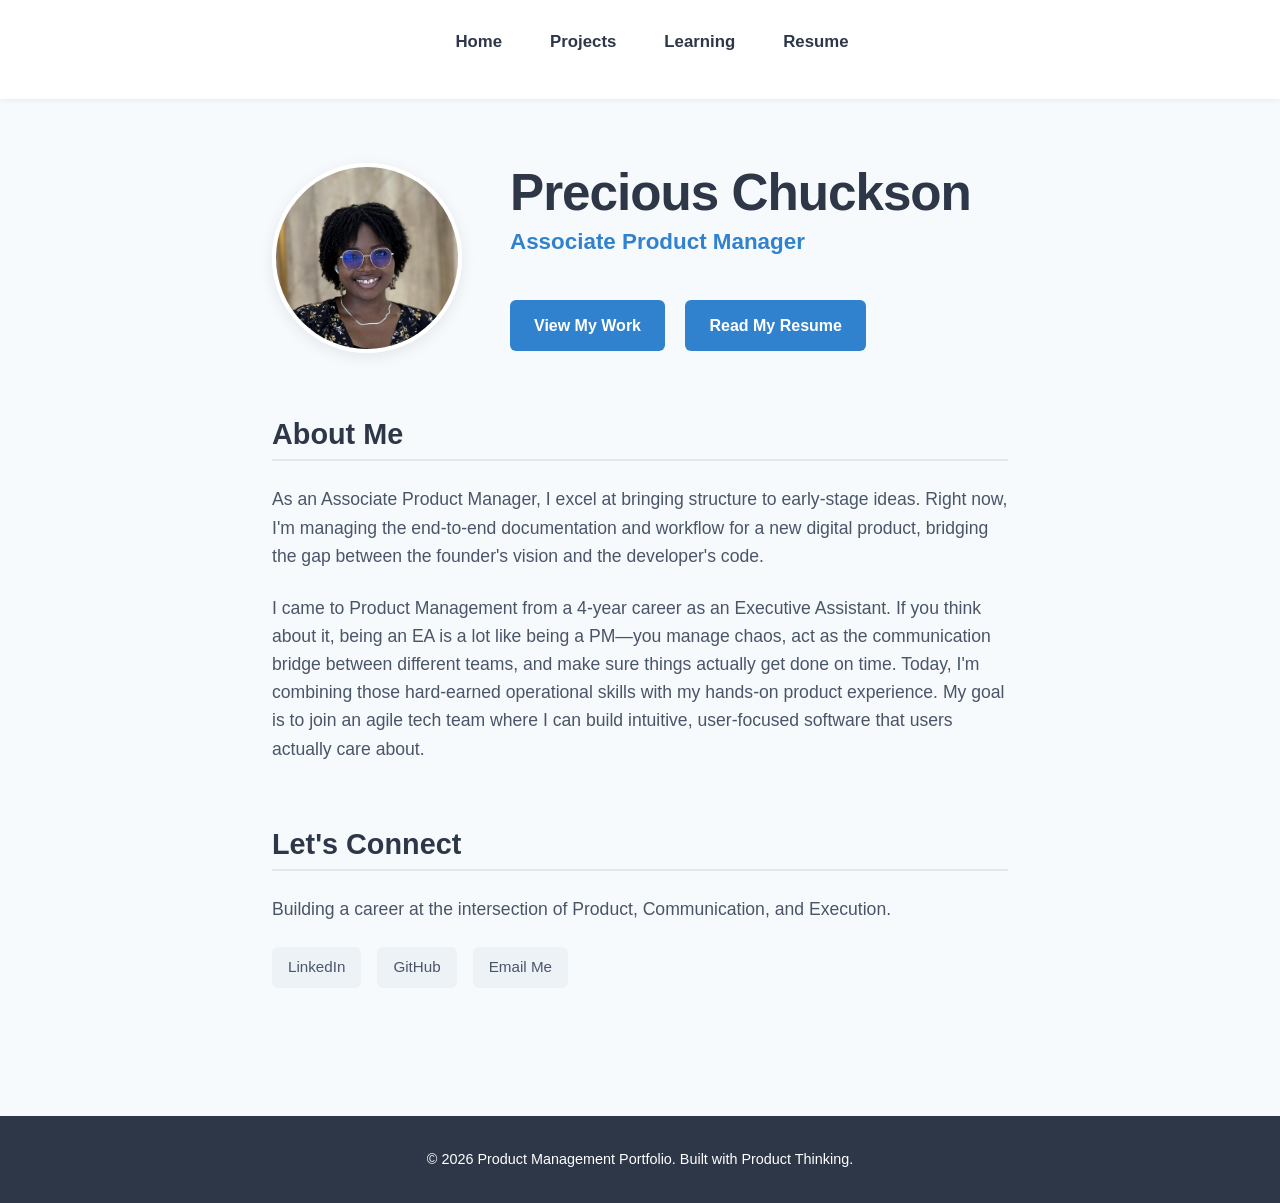
<file: index.html>
<!DOCTYPE html>
<html lang="en">
<head>
    <!-- Google tag (gtag.js) -->
<script async src="https://www.googletagmanager.com/gtag/js?id=G-PYBY9F0L0F"></script>
<script>
  window.dataLayer = window.dataLayer || [];
  function gtag(){dataLayer.push(arguments);}
  gtag('js', new Date());

  gtag('config', 'G-PYBY9F0L0F');
</script>
    <meta charset="UTF-8">
    <meta name="viewport" content="width=device-width, initial-scale=1.0">
    <title>PM Portfolio | Execution-Focused Product Manager</title>
    <meta property="og:title" content="My Product Management Portfolio">
    <meta property="og:description" content="Documenting my transition from Executive Assistant to Product Manager. View my MVPs, PRDs, and UX Research.">
    <meta property="og:type" content="website">
    <meta property="og:image" content="https://thepreciouschuckson.github.io/my-pm-portfolio/preview.jpg?v=1">
    <meta property="og:url" content="https://thepreciouschuckson.github.io/my-pm-portfolio/?v=1">
    <meta name="twitter:card" content="summary_large_image">
    <link rel="stylesheet" href="style.css">
</head>
<body>

    <header>
        <nav>
            <ul>
                <li><a href="index.html">Home</a></li>
                <li><a href="projects.html">Projects</a></li>
                <li><a href="learning.html">Learning</a></li> 
                <li><a href="resume.html">Resume</a></li>
            </ul>
        </nav>
    </header>

    <main>
        <section id="hero">
            <div class="hero-content">
                <img src="profile.jpg" alt="Product Manager Headshot" class="profile-photo">
                
                <div class="hero-text">
                    <h1>Precious Chuckson</h1>
                    <p class="hero-title">Associate Product Manager</p> 

                    <div class="cta-buttons">
                        <a href="projects.html" class="button">View My Work</a>
                        <a href="resume.html" class="button">Read My Resume</a>
                    </div>
                </div>
                </div>
        </section>

        <section id="about">
            <h2>About Me</h2>
            <p>As an Associate Product Manager, I excel at bringing structure to early-stage ideas. Right now, I'm managing the end-to-end documentation and workflow for a new digital product, bridging the gap between the founder's vision and the developer's code.</p>
            
            <p>I came to Product Management from a 4-year career as an Executive Assistant. If you think about it, being an EA is a lot like being a PM—you manage chaos, act as the communication bridge between different teams, and make sure things actually get done on time. Today, I'm combining those hard-earned operational skills with my hands-on product experience. My goal is to join an agile tech team where I can build intuitive, user-focused software that users actually care about.</p>
        </section>

        <section id="contact">
            <h2>Let's Connect</h2>
            <p>Building a career at the intersection of Product, Communication, and Execution.</p>
            
            <div class="contact-buttons">
                <a href="https://linkedin.com/in/thepreciouschuckson" target="_blank" class="secondary-button">LinkedIn</a>
                <a href="https://github.com/thepreciouschuckson" target="_blank" class="secondary-button">GitHub</a>
                <a href="mailto:precious.chuckson1@gmail.com" class="secondary-button">Email Me</a>
            </div>
        </section>
    </main>

    <footer>
        <p>&copy; <span id="currentYear"></span> Product Management Portfolio. Built with Product Thinking.</p>
        
        <script>
            document.getElementById("currentYear").textContent = new Date().getFullYear();
        </script>
    </footer>

</body>
</html>
</file>
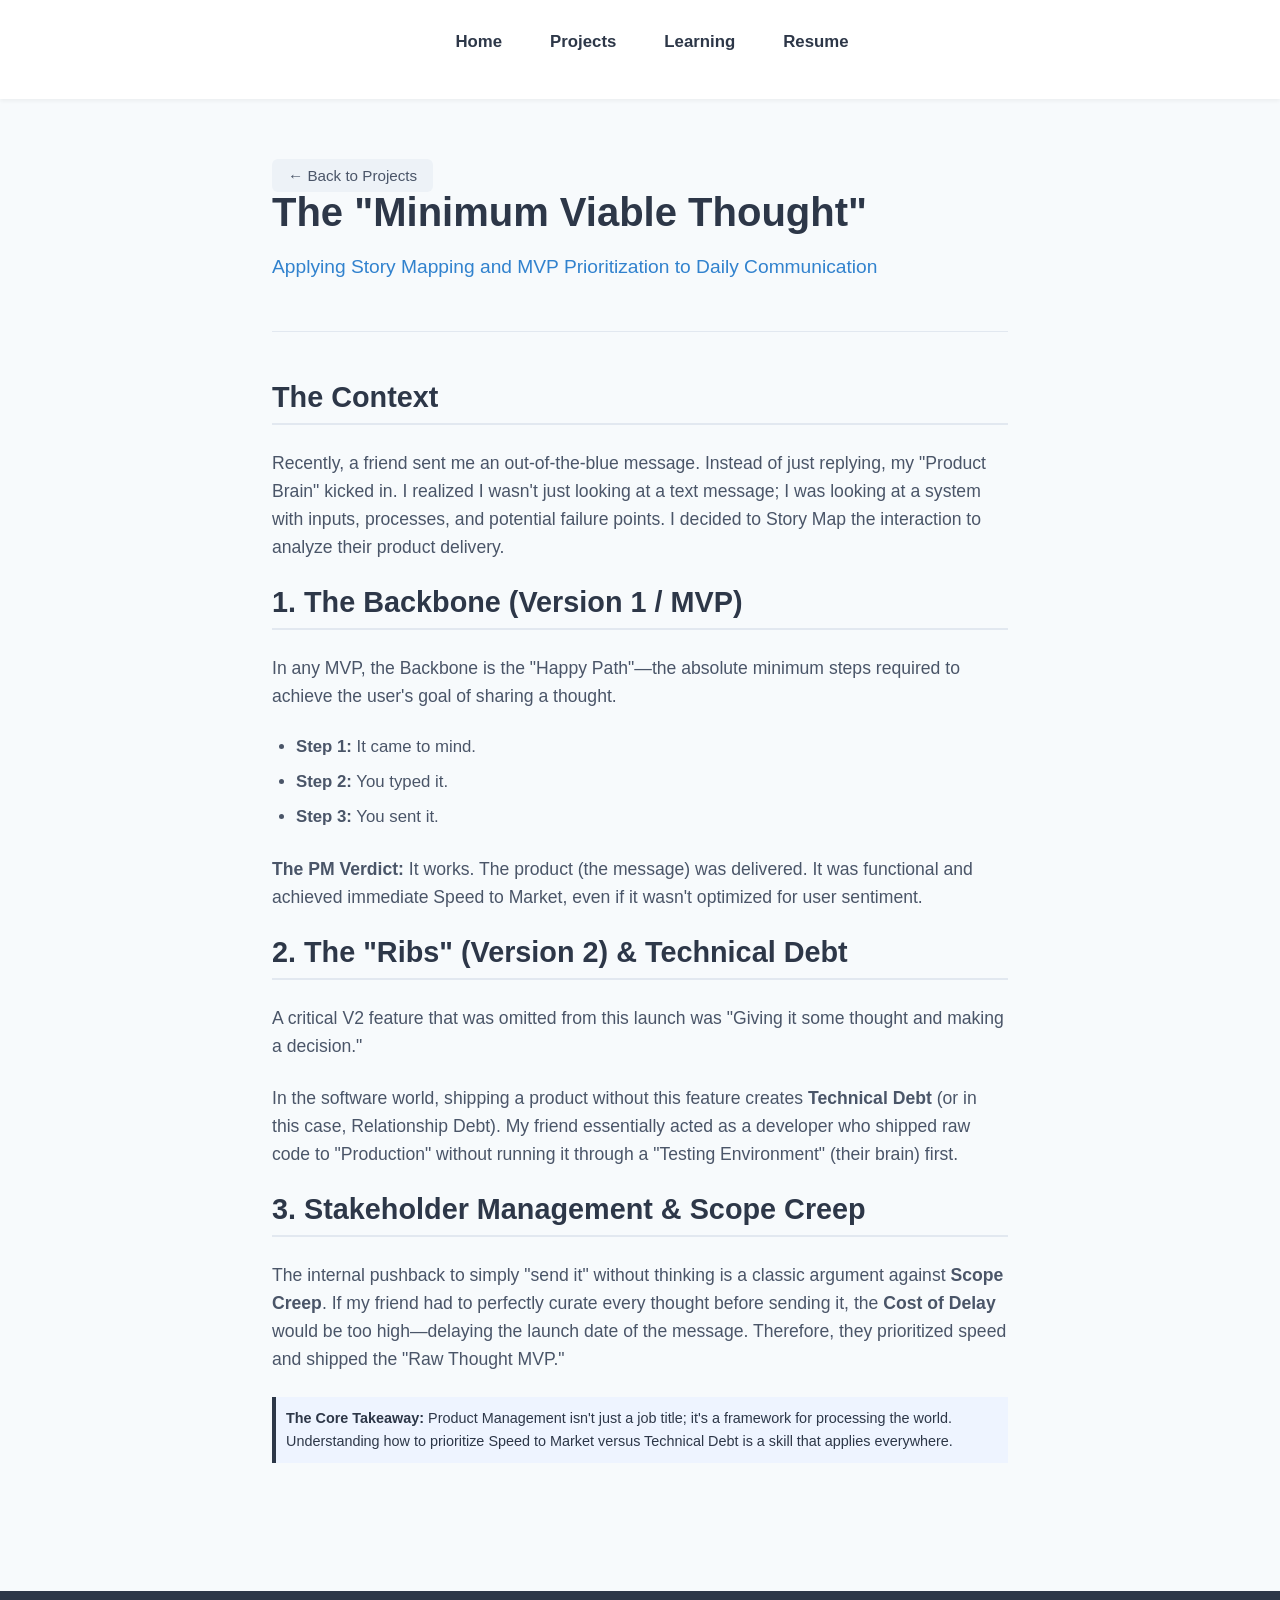
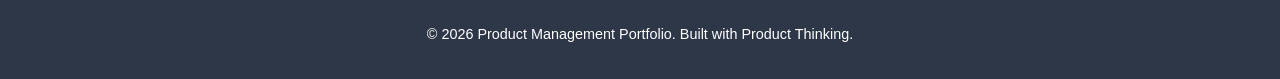
<file: blog-mvt.html>
<!DOCTYPE html>
<html lang="en">
<head>
    <meta charset="UTF-8">
    <meta name="viewport" content="width=device-width, initial-scale=1.0">
    <title>Minimum Viable Thought | PM Portfolio</title>
    <link rel="stylesheet" href="style.css"> 
</head>
<body>

    <header>
        <nav>
            <ul>
                <li><a href="index.html">Home</a></li>
                <li><a href="projects.html">Projects</a></li>
                <li><a href="learning.html">Learning</a></li> <li><a href="resume.html">Resume</a></li>
            </ul>
        </nav>
    </header>

    <main>
        <a href="projects.html" class="secondary-button" style="margin-bottom: 2.5rem;">← Back to Projects</a>

        <h1>The "Minimum Viable Thought"</h1>
        <p style="font-size: 1.2rem; color: var(--accent-color); margin-bottom: 2rem;">Applying Story Mapping and MVP Prioritization to Daily Communication</p>
        
        <hr>

        <section class="blog-content">
            <h2>The Context</h2>
            <p>Recently, a friend sent me an out-of-the-blue message. Instead of just replying, my "Product Brain" kicked in. I realized I wasn't just looking at a text message; I was looking at a system with inputs, processes, and potential failure points. I decided to Story Map the interaction to analyze their product delivery.</p>

            <h2>1. The Backbone (Version 1 / MVP)</h2>
            <p>In any MVP, the Backbone is the "Happy Path"—the absolute minimum steps required to achieve the user's goal of sharing a thought.</p>
            <ul>
                <li><strong>Step 1:</strong> It came to mind.</li>
                <li><strong>Step 2:</strong> You typed it.</li>
                <li><strong>Step 3:</strong> You sent it.</li>
            </ul>
            <p><strong>The PM Verdict:</strong> It works. The product (the message) was delivered. It was functional and achieved immediate Speed to Market, even if it wasn't optimized for user sentiment.</p>

            <h2>2. The "Ribs" (Version 2) & Technical Debt</h2>
            <p>A critical V2 feature that was omitted from this launch was "Giving it some thought and making a decision."</p>
            <p>In the software world, shipping a product without this feature creates <strong>Technical Debt</strong> (or in this case, Relationship Debt). My friend essentially acted as a developer who shipped raw code to "Production" without running it through a "Testing Environment" (their brain) first.</p>

            <h2>3. Stakeholder Management & Scope Creep</h2>
            <p>The internal pushback to simply "send it" without thinking is a classic argument against <strong>Scope Creep</strong>. If my friend had to perfectly curate every thought before sending it, the <strong>Cost of Delay</strong> would be too high—delaying the launch date of the message. Therefore, they prioritized speed and shipped the "Raw Thought MVP."</p>

            <div class="pm-takeaway">
                <strong>The Core Takeaway:</strong> Product Management isn't just a job title; it's a framework for processing the world. Understanding how to prioritize Speed to Market versus Technical Debt is a skill that applies everywhere.
            </div>
        </section>
    </main>

    <footer>
        <p>&copy; <span id="currentYear"></span> Product Management Portfolio. Built with Product Thinking.</p>
        
        <script>
            document.getElementById("currentYear").textContent = new Date().getFullYear();
        </script>
    </footer>

</body>
</html>
</file>
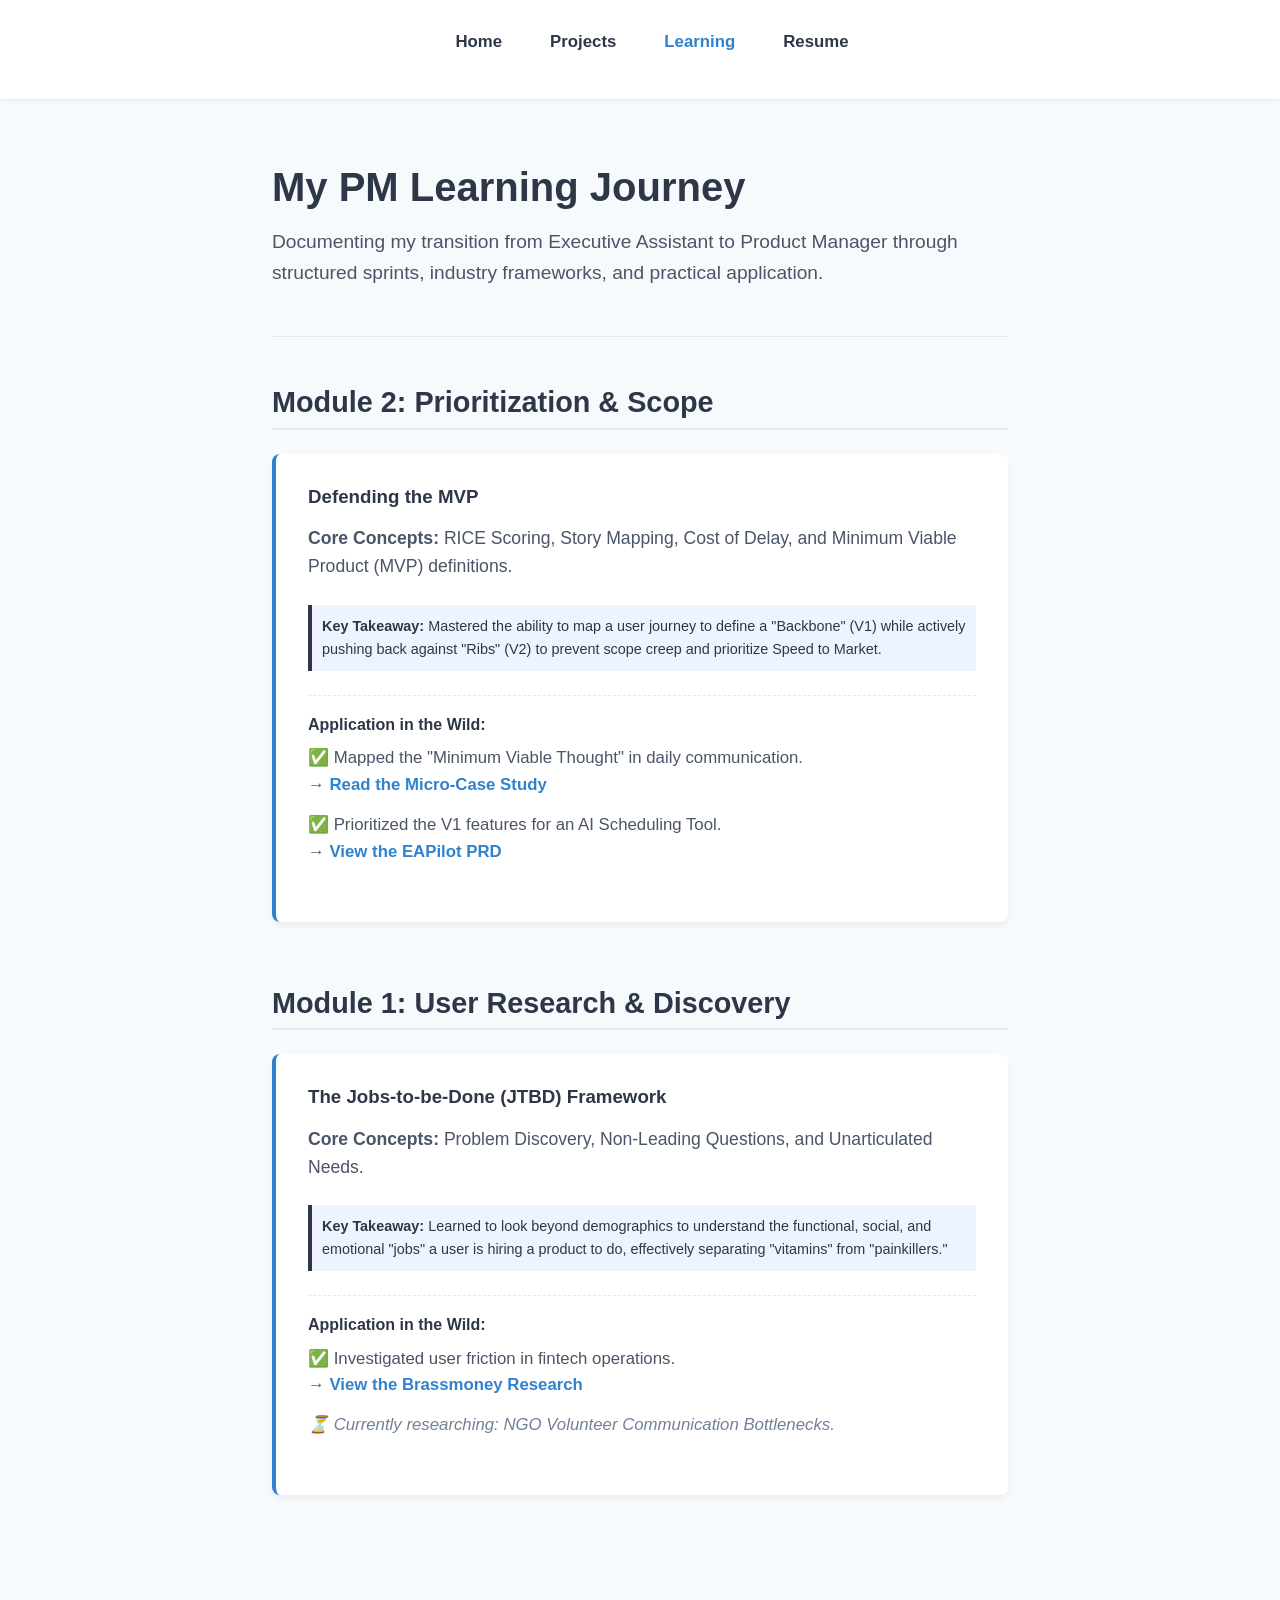
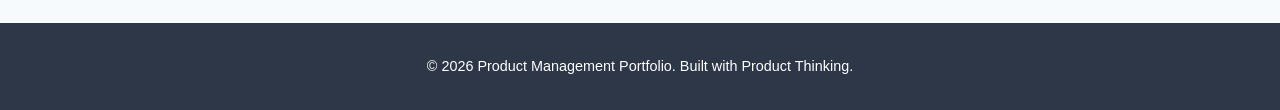
<file: learning.html>
<!DOCTYPE html>
<html lang="en">
<head>
    <meta charset="UTF-8">
    <meta name="viewport" content="width=device-width, initial-scale=1.0">
    <title>PM Learning Journey | PM Portfolio</title>
    <link rel="stylesheet" href="style.css"> 
</head>
<body>

    <header>
        <nav>
            <ul>
                <li><a href="index.html">Home</a></li>
                <li><a href="projects.html">Projects</a></li>
                <li><a href="learning.html" style="color: var(--accent-color);">Learning</a></li>
                <li><a href="resume.html">Resume</a></li>
            </ul>
        </nav>
    </header>

    <main>
        <h1>My PM Learning Journey</h1>
        <p style="font-size: 1.2rem; margin-bottom: 2rem;">Documenting my transition from Executive Assistant to Product Manager through structured sprints, industry frameworks, and practical application.</p>
        
        <hr>

        <section>
            <h2>Module 2: Prioritization & Scope</h2>
            <article>
                <h3>Defending the MVP</h3>
                <p><strong>Core Concepts:</strong> RICE Scoring, Story Mapping, Cost of Delay, and Minimum Viable Product (MVP) definitions.</p>
                <div class="pm-takeaway">
                    <strong>Key Takeaway:</strong> Mastered the ability to map a user journey to define a "Backbone" (V1) while actively pushing back against "Ribs" (V2) to prevent scope creep and prioritize Speed to Market.
                </div>
                
                <div style="margin-top: 1.5rem; padding-top: 1rem; border-top: 1px dashed #E2E8F0;">
                    <h4 style="color: var(--primary-color); margin-bottom: 0.5rem;">Application in the Wild:</h4>
                    <ul style="list-style-type: none; margin-left: 0;">
                        <li style="margin-bottom: 0.8rem;">
                            ✅ Mapped the "Minimum Viable Thought" in daily communication. <br>
                            &rarr; <a href="blog-mvt.html" style="background-color: transparent; color: var(--accent-color); font-weight: bold; text-decoration: none; padding: 0; margin: 0; display: inline;">Read the Micro-Case Study</a>
                        </li>
                        <li>
                            ✅ Prioritized the V1 features for an AI Scheduling Tool. <br>
                            &rarr; <a href="projects.html" style="background-color: transparent; color: var(--accent-color); font-weight: bold; text-decoration: none; padding: 0; margin: 0; display: inline;">View the EAPilot PRD</a>
                        </li>
                    </ul>
                </div>
            </article>
        </section>

        <section>
            <h2>Module 1: User Research & Discovery</h2>
            <article>
                <h3>The Jobs-to-be-Done (JTBD) Framework</h3>
                <p><strong>Core Concepts:</strong> Problem Discovery, Non-Leading Questions, and Unarticulated Needs.</p>
                <div class="pm-takeaway">
                    <strong>Key Takeaway:</strong> Learned to look beyond demographics to understand the functional, social, and emotional "jobs" a user is hiring a product to do, effectively separating "vitamins" from "painkillers."
                </div>

                 <div style="margin-top: 1.5rem; padding-top: 1rem; border-top: 1px dashed #E2E8F0;">
                    <h4 style="color: var(--primary-color); margin-bottom: 0.5rem;">Application in the Wild:</h4>
                    <ul style="list-style-type: none; margin-left: 0;">
                        <li style="margin-bottom: 0.8rem;">
                            ✅ Investigated user friction in fintech operations. <br>
                            &rarr; <a href="projects.html" style="background-color: transparent; color: var(--accent-color); font-weight: bold; text-decoration: none; padding: 0; margin: 0; display: inline;">View the Brassmoney Research</a>
                        </li>
                        <li style="color: #718096; font-style: italic;">
                            ⏳ Currently researching: NGO Volunteer Communication Bottlenecks.
                        </li>
                    </ul>
                </div>
            </article>
        </section>

    </main>

    <footer>
        <p>&copy; <span id="currentYear"></span> Product Management Portfolio. Built with Product Thinking.</p>
        
        <script>
            document.getElementById("currentYear").textContent = new Date().getFullYear();
        </script>
    </footer>

</body>
</html>
</file>
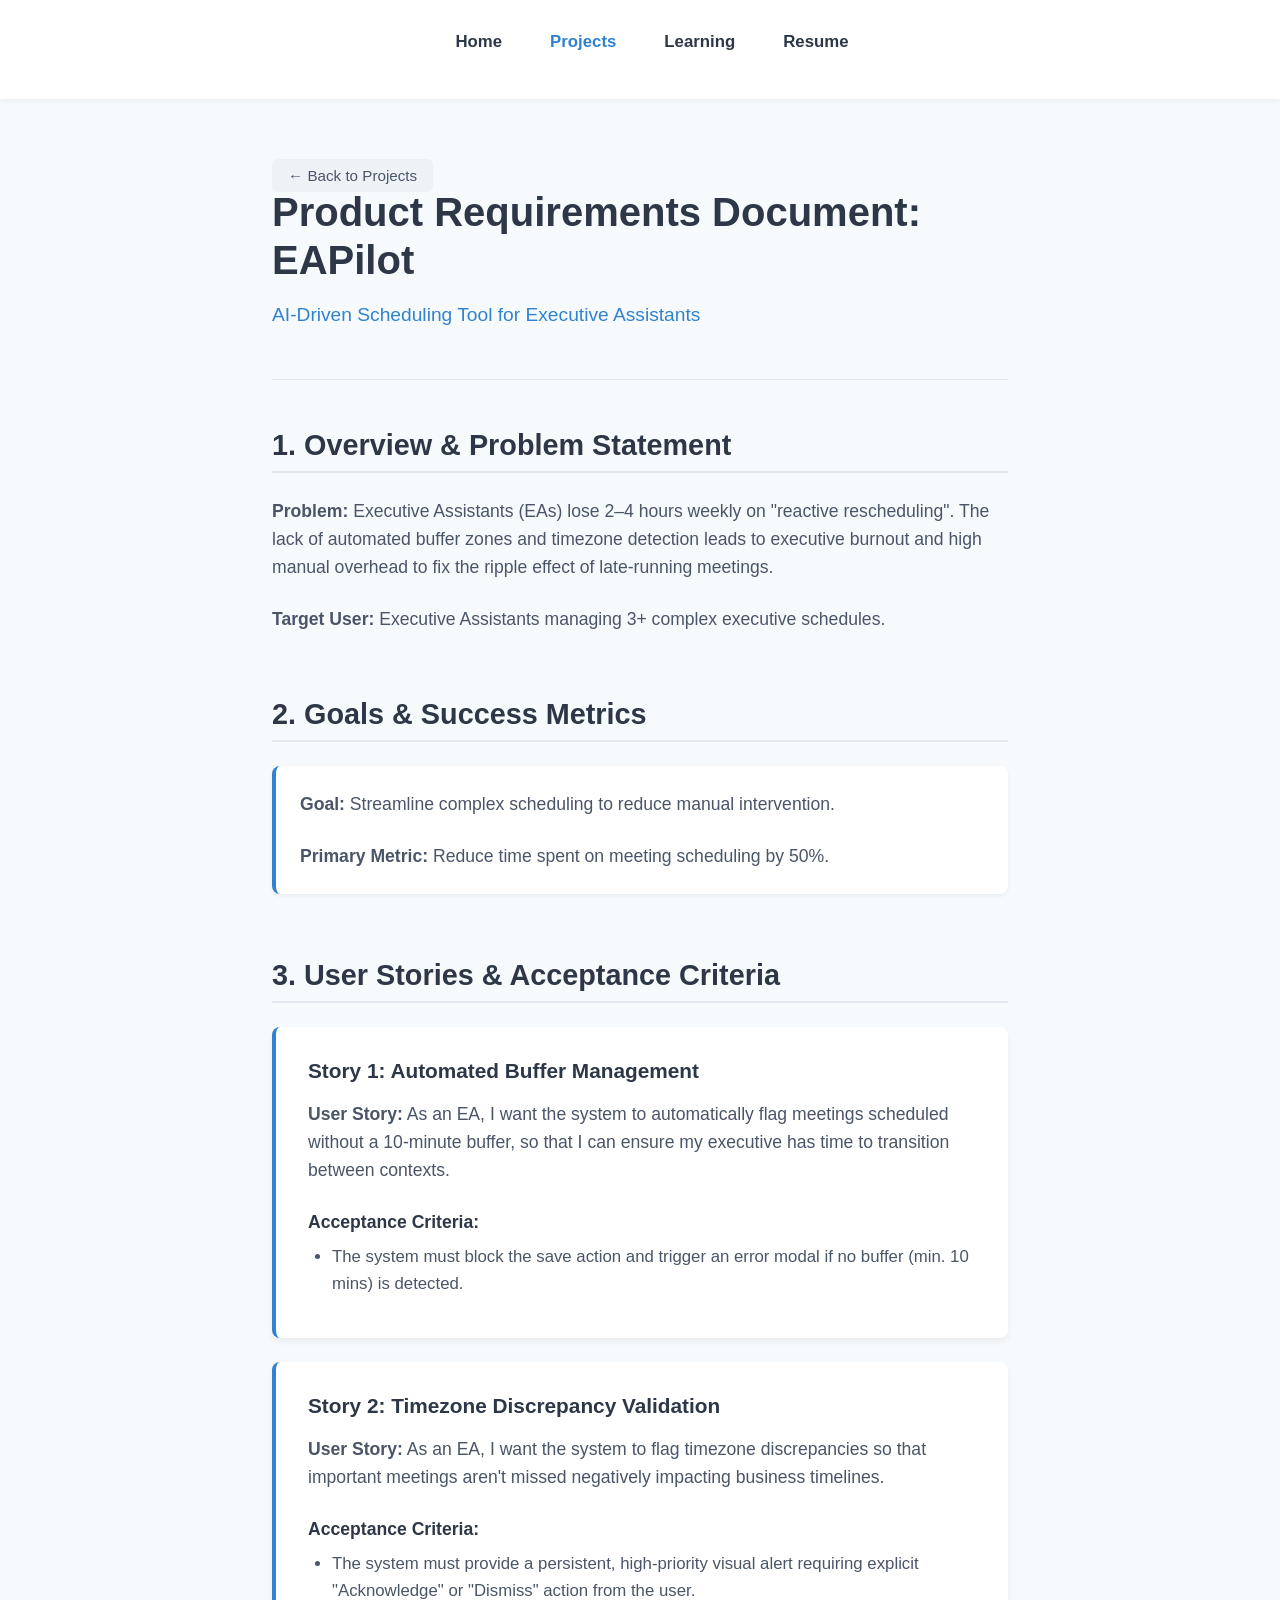
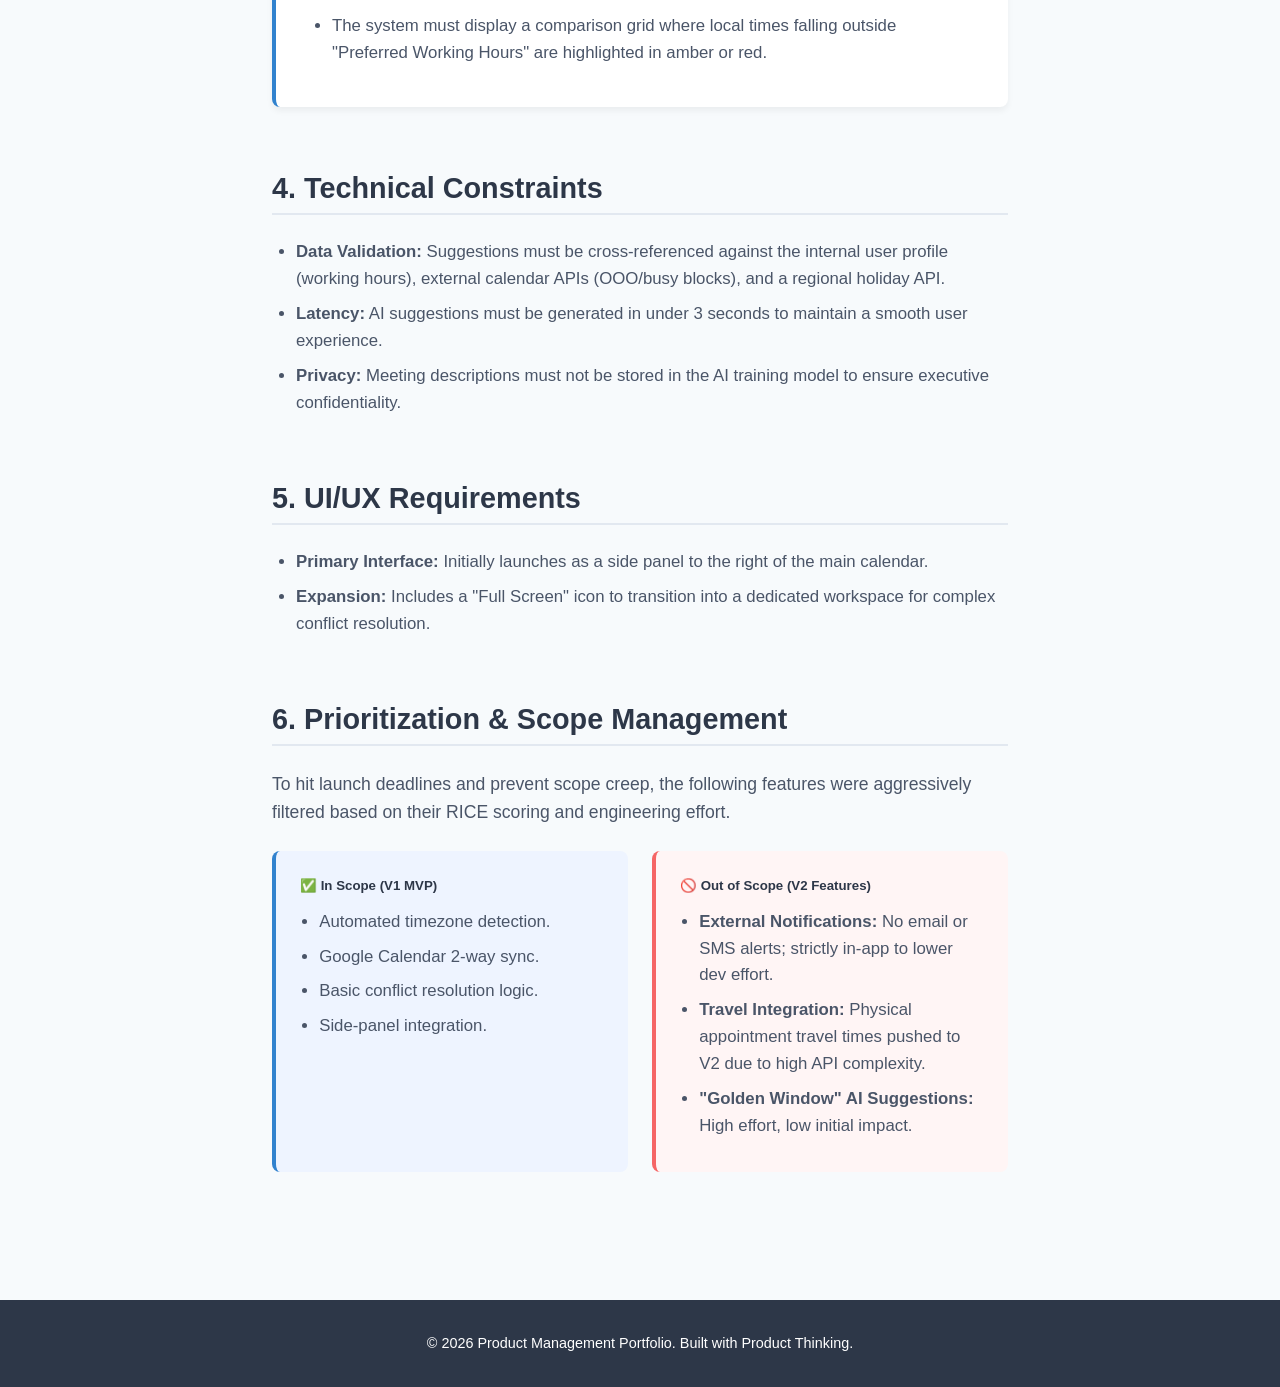
<file: prd-eapilot.html>
<!DOCTYPE html>
<html lang="en">
<head>
    <meta charset="UTF-8">
    <meta name="viewport" content="width=device-width, initial-scale=1.0">
    <title>EAPilot PRD | PM Portfolio</title>
    <link rel="stylesheet" href="style.css"> 
</head>
<body>

    <header>
        <nav>
            <ul>
                <li><a href="index.html">Home</a></li>
                <li><a href="projects.html" style="color: var(--accent-color);">Projects</a></li>
                <li><a href="learning.html">Learning</a></li>
                <li><a href="resume.html">Resume</a></li>
            </ul>
        </nav>
    </header>

    <main>
        <a href="projects.html" class="secondary-button" style="margin-bottom: 2.5rem;">← Back to Projects</a>

        <h1>Product Requirements Document: EAPilot</h1>
        <p style="font-size: 1.2rem; color: var(--accent-color); margin-bottom: 2rem;">AI-Driven Scheduling Tool for Executive Assistants</p>
        
        <hr>

        <section>
            <h2>1. Overview & Problem Statement</h2>
            <p><strong>Problem:</strong> Executive Assistants (EAs) lose 2–4 hours weekly on "reactive rescheduling". The lack of automated buffer zones and timezone detection leads to executive burnout and high manual overhead to fix the ripple effect of late-running meetings.</p>
            <p><strong>Target User:</strong> Executive Assistants managing 3+ complex executive schedules.</p>
        </section>

        <section>
            <h2>2. Goals & Success Metrics</h2>
            <div style="background: var(--white); padding: 1.5rem; border-left: 4px solid var(--accent-color); box-shadow: 0 2px 4px rgba(0,0,0,0.05); border-radius: 8px;">
                <p><strong>Goal:</strong> Streamline complex scheduling to reduce manual intervention.</p>
                <p style="margin-bottom: 0;"><strong>Primary Metric:</strong> Reduce time spent on meeting scheduling by 50%.</p>
            </div>
        </section>

        <section>
            <h2>3. User Stories & Acceptance Criteria</h2>
            
            <article style="margin-bottom: 1.5rem;">
                <h3 style="font-size: 1.3rem;">Story 1: Automated Buffer Management</h3>
                <p><strong>User Story:</strong> As an EA, I want the system to automatically flag meetings scheduled without a 10-minute buffer, so that I can ensure my executive has time to transition between contexts.</p>
                <p style="margin-bottom: 0.5rem; color: var(--primary-color);"><strong>Acceptance Criteria:</strong></p>
                <ul style="margin-bottom: 0;">
                    <li>The system must block the save action and trigger an error modal if no buffer (min. 10 mins) is detected.</li>
                </ul>
            </article>

            <article>
                <h3 style="font-size: 1.3rem;">Story 2: Timezone Discrepancy Validation</h3>
                <p><strong>User Story:</strong> As an EA, I want the system to flag timezone discrepancies so that important meetings aren't missed negatively impacting business timelines.</p>
                <p style="margin-bottom: 0.5rem; color: var(--primary-color);"><strong>Acceptance Criteria:</strong></p>
                <ul style="margin-bottom: 0;">
                    <li>The system must provide a persistent, high-priority visual alert requiring explicit "Acknowledge" or "Dismiss" action from the user.</li>
                    <li>The system must display a comparison grid where local times falling outside "Preferred Working Hours" are highlighted in amber or red.</li>
                </ul>
            </article>
        </section>

        <section>
            <h2>4. Technical Constraints</h2>
            <ul>
                <li><strong>Data Validation:</strong> Suggestions must be cross-referenced against the internal user profile (working hours), external calendar APIs (OOO/busy blocks), and a regional holiday API.</li>
                <li><strong>Latency:</strong> AI suggestions must be generated in under 3 seconds to maintain a smooth user experience.</li>
                <li><strong>Privacy:</strong> Meeting descriptions must not be stored in the AI training model to ensure executive confidentiality.</li>
            </ul>
        </section>

        <section>
            <h2>5. UI/UX Requirements</h2>
            <ul>
                <li><strong>Primary Interface:</strong> Initially launches as a side panel to the right of the main calendar.</li>
                <li><strong>Expansion:</strong> Includes a "Full Screen" icon to transition into a dedicated workspace for complex conflict resolution.</li>
            </ul>
        </section>

        <section>
            <h2>6. Prioritization & Scope Management</h2>
            <p>To hit launch deadlines and prevent scope creep, the following features were aggressively filtered based on their RICE scoring and engineering effort.</p>
            
            <div style="display: flex; gap: 1.5rem; margin-top: 1.5rem; flex-wrap: wrap;">
                <div style="flex: 1; min-width: 250px; background: #eef4ff; padding: 1.5rem; border-radius: 8px; border-left: 4px solid var(--accent-color);">
                    <h5 style="color: var(--primary-color); margin-bottom: 0.8rem;">✅ In Scope (V1 MVP)</h5>
                    <ul style="margin-left: 1.2rem; font-size: 0.95rem; color: var(--text-color); margin-bottom: 0;">
                        <li>Automated timezone detection.</li>
                        <li>Google Calendar 2-way sync.</li>
                        <li>Basic conflict resolution logic.</li>
                        <li>Side-panel integration.</li>
                    </ul>
                </div>

                <div style="flex: 1; min-width: 250px; background: #FFF5F5; padding: 1.5rem; border-radius: 8px; border-left: 4px solid #F56565;">
                    <h5 style="color: var(--primary-color); margin-bottom: 0.8rem;">🚫 Out of Scope (V2 Features)</h5>
                    <ul style="margin-left: 1.2rem; font-size: 0.95rem; color: var(--text-color); margin-bottom: 0;">
                        <li><strong>External Notifications:</strong> No email or SMS alerts; strictly in-app to lower dev effort.</li>
                        <li><strong>Travel Integration:</strong> Physical appointment travel times pushed to V2 due to high API complexity.</li>
                        <li><strong>"Golden Window" AI Suggestions:</strong> High effort, low initial impact.</li>
                    </ul>
                </div>
            </div>
        </section>

    </main>

    <footer>
        <p>&copy; <span id="currentYear"></span> Product Management Portfolio. Built with Product Thinking.</p>
        <script>
            document.getElementById("currentYear").textContent = new Date().getFullYear();
        </script>
    </footer>

</body>
</html>
</file>
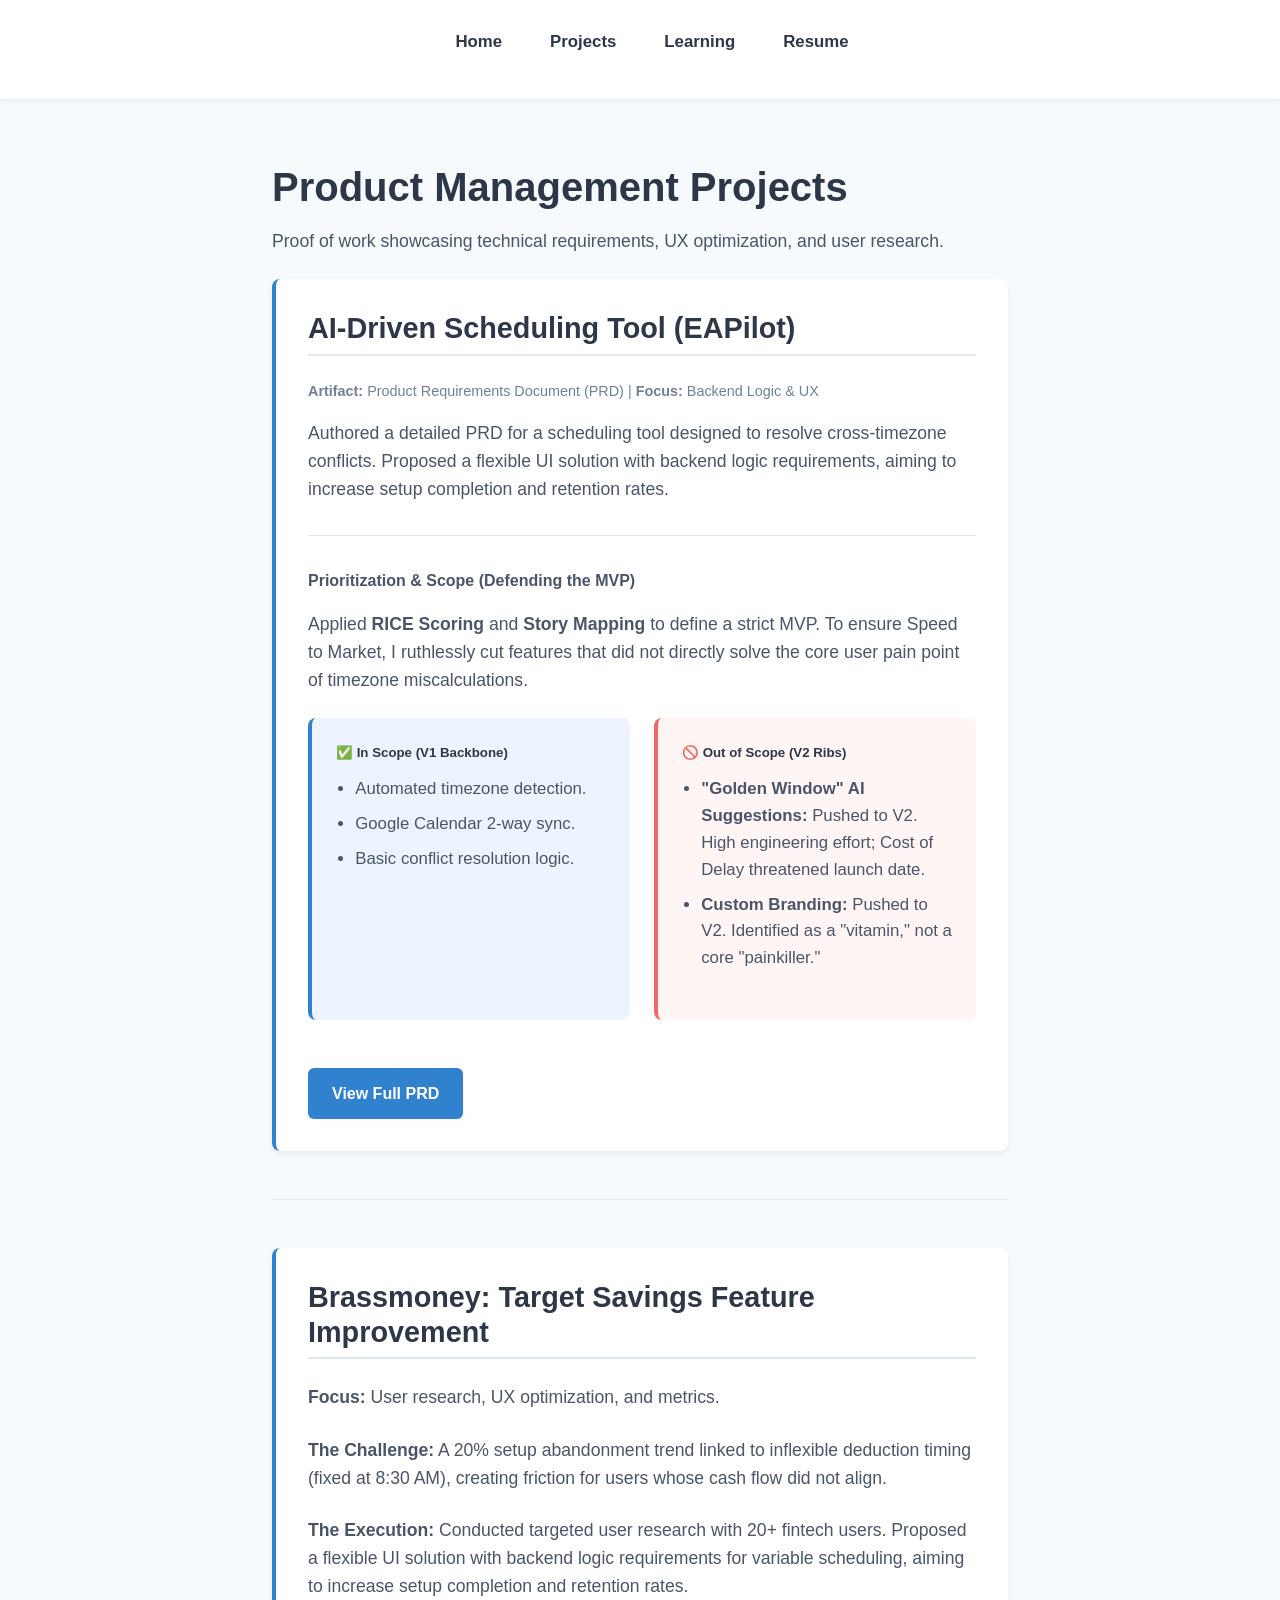
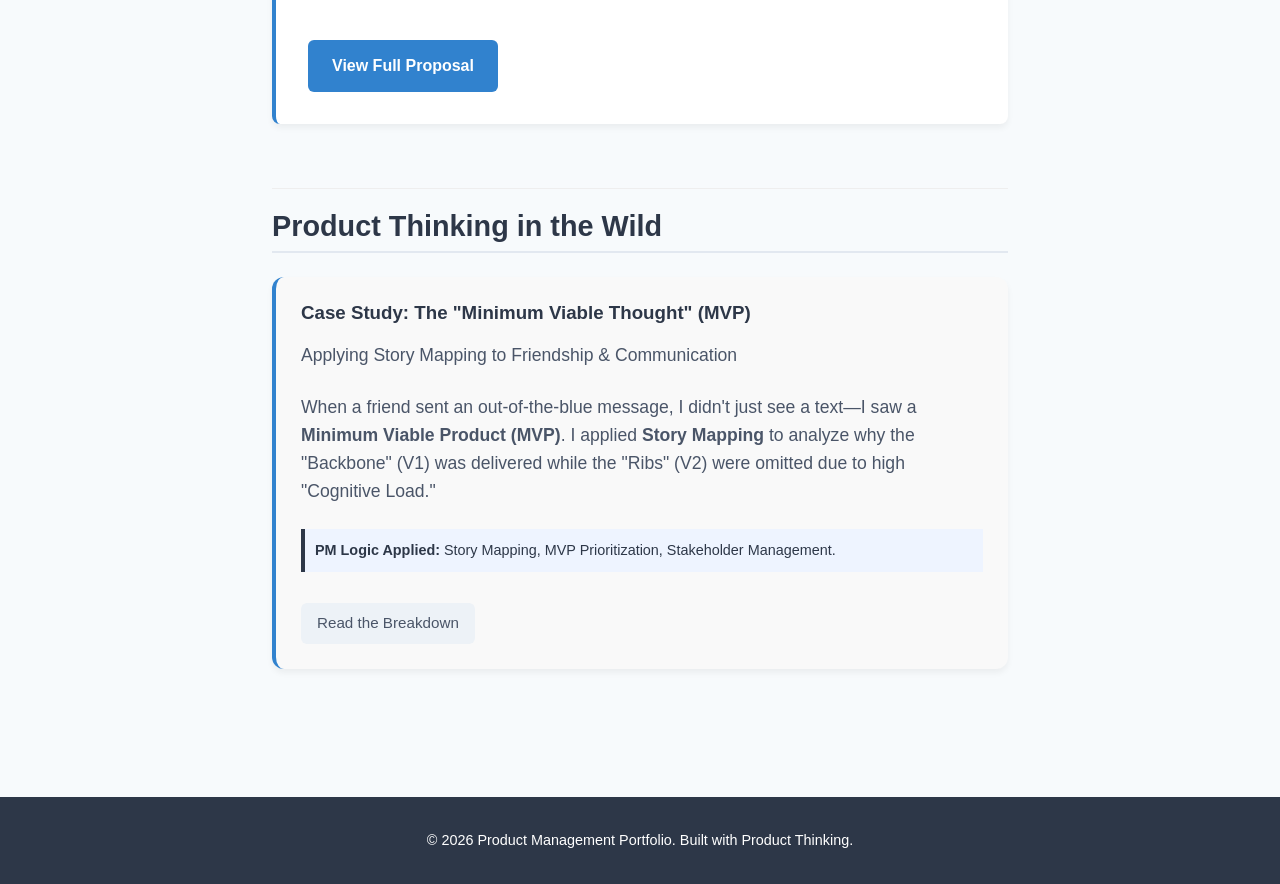
<file: projects.html>
<!DOCTYPE html>
<html lang="en">
<head>
    <meta charset="UTF-8">
    <meta name="viewport" content="width=device-width, initial-scale=1.0">
    <title>Projects | PM Portfolio</title>
    <link rel="stylesheet" href="style.css">
</head>
<body>

    <header>
        <nav>
            <ul>
                <li><a href="index.html">Home</a></li>
                <li><a href="projects.html">Projects</a></li>
                <li><a href="learning.html">Learning</a></li> <li><a href="resume.html">Resume</a></li>
            </ul>
        </nav>
        </nav>
    </header>

    <main>
        <section id="portfolio">
            <h1>Product Management Projects</h1>
            <p>Proof of work showcasing technical requirements, UX optimization, and user research.</p>

            <article>
                <h2>AI-Driven Scheduling Tool (EAPilot)</h2>
                <p style="color: #718096; font-size: 0.9rem; margin-bottom: 1rem;"><strong>Artifact:</strong> Product Requirements Document (PRD) | <strong>Focus:</strong> Backend Logic & UX</p>
                <p>Authored a detailed PRD for a scheduling tool designed to resolve cross-timezone conflicts. Proposed a flexible UI solution with backend logic requirements, aiming to increase setup completion and retention rates.</p>
                
                <hr style="margin: 2rem 0; border: 0; height: 1px; background: #E2E8F0;">

                <h4 style="margin-bottom: 1rem;">Prioritization & Scope (Defending the MVP)</h4>
                <p>Applied <strong>RICE Scoring</strong> and <strong>Story Mapping</strong> to define a strict MVP. To ensure Speed to Market, I ruthlessly cut features that did not directly solve the core user pain point of timezone miscalculations.</p>

                <div style="display: flex; gap: 1.5rem; margin-top: 1.5rem; flex-wrap: wrap;">
                    
                    <div style="flex: 1; min-width: 250px; background: #eef4ff; padding: 1.5rem; border-radius: 8px; border-left: 4px solid var(--accent-color);">
                        <h5 style="color: var(--primary-color); margin-bottom: 0.8rem;">✅ In Scope (V1 Backbone)</h5>
                        <ul style="margin-left: 1.2rem; font-size: 0.95rem; color: var(--text-color);">
                            <li>Automated timezone detection.</li>
                            <li>Google Calendar 2-way sync.</li>
                            <li>Basic conflict resolution logic.</li>
                        </ul>
                    </div>

                    <div style="flex: 1; min-width: 250px; background: #FFF5F5; padding: 1.5rem; border-radius: 8px; border-left: 4px solid #F56565;">
                        <h5 style="color: var(--primary-color); margin-bottom: 0.8rem;">🚫 Out of Scope (V2 Ribs)</h5>
                        <ul style="margin-left: 1.2rem; font-size: 0.95rem; color: var(--text-color);">
                            <li><strong>"Golden Window" AI Suggestions:</strong> Pushed to V2. High engineering effort; Cost of Delay threatened launch date.</li>
                            <li><strong>Custom Branding:</strong> Pushed to V2. Identified as a "vitamin," not a core "painkiller."</li>
                        </ul>
                    </div>
                </div>

                <div class="cta-buttons" style="margin-top: 2rem;">
                    <a href="prd-eapilot.html" class="button">View Full PRD</a> 
                </div>
            </article>

            <hr>

            <article id="brassmoney">
                <h2>Brassmoney: Target Savings Feature Improvement</h2>
                <p><strong>Focus:</strong> User research, UX optimization, and metrics.</p>
                <p><strong>The Challenge:</strong> A 20% setup abandonment trend linked to inflexible deduction timing (fixed at 8:30 AM), creating friction for users whose cash flow did not align.</p>
                <p><strong>The Execution:</strong> Conducted targeted user research with 20+ fintech users. Proposed a flexible UI solution with backend logic requirements for variable scheduling, aiming to increase setup completion and retention rates.</p>
                <a href="research-brassmoney.html" class="button">View Full Proposal</a>
            </article>

        </section>

        <section class="blog-section">
    <h2>Product Thinking in the Wild</h2>
    <article class="blog-card">
        <h3>Case Study: The "Minimum Viable Thought" (MVP)</h3>
        <p class="tagline">Applying Story Mapping to Friendship & Communication</p>
        <p>
            When a friend sent an out-of-the-blue message, I didn't just see a text—I saw a 
            <strong>Minimum Viable Product (MVP)</strong>. I applied <strong>Story Mapping</strong> 
            to analyze why the "Backbone" (V1) was delivered while the "Ribs" (V2) were omitted 
            due to high "Cognitive Load."
        </p>
        <div class="pm-takeaway">
            <strong>PM Logic Applied:</strong> Story Mapping, MVP Prioritization, Stakeholder Management.
        </div>
        <a href="blog-mvt.html" class="secondary-button">Read the Breakdown</a>
    </article>
</section>

    </main>

    <footer>
        <p>&copy; <span id="currentYear"></span> Product Management Portfolio. Built with Product Thinking.</p>
        
        <script>
            document.getElementById("currentYear").textContent = new Date().getFullYear();
        </script>
    </footer>

</body>
</html>
</file>
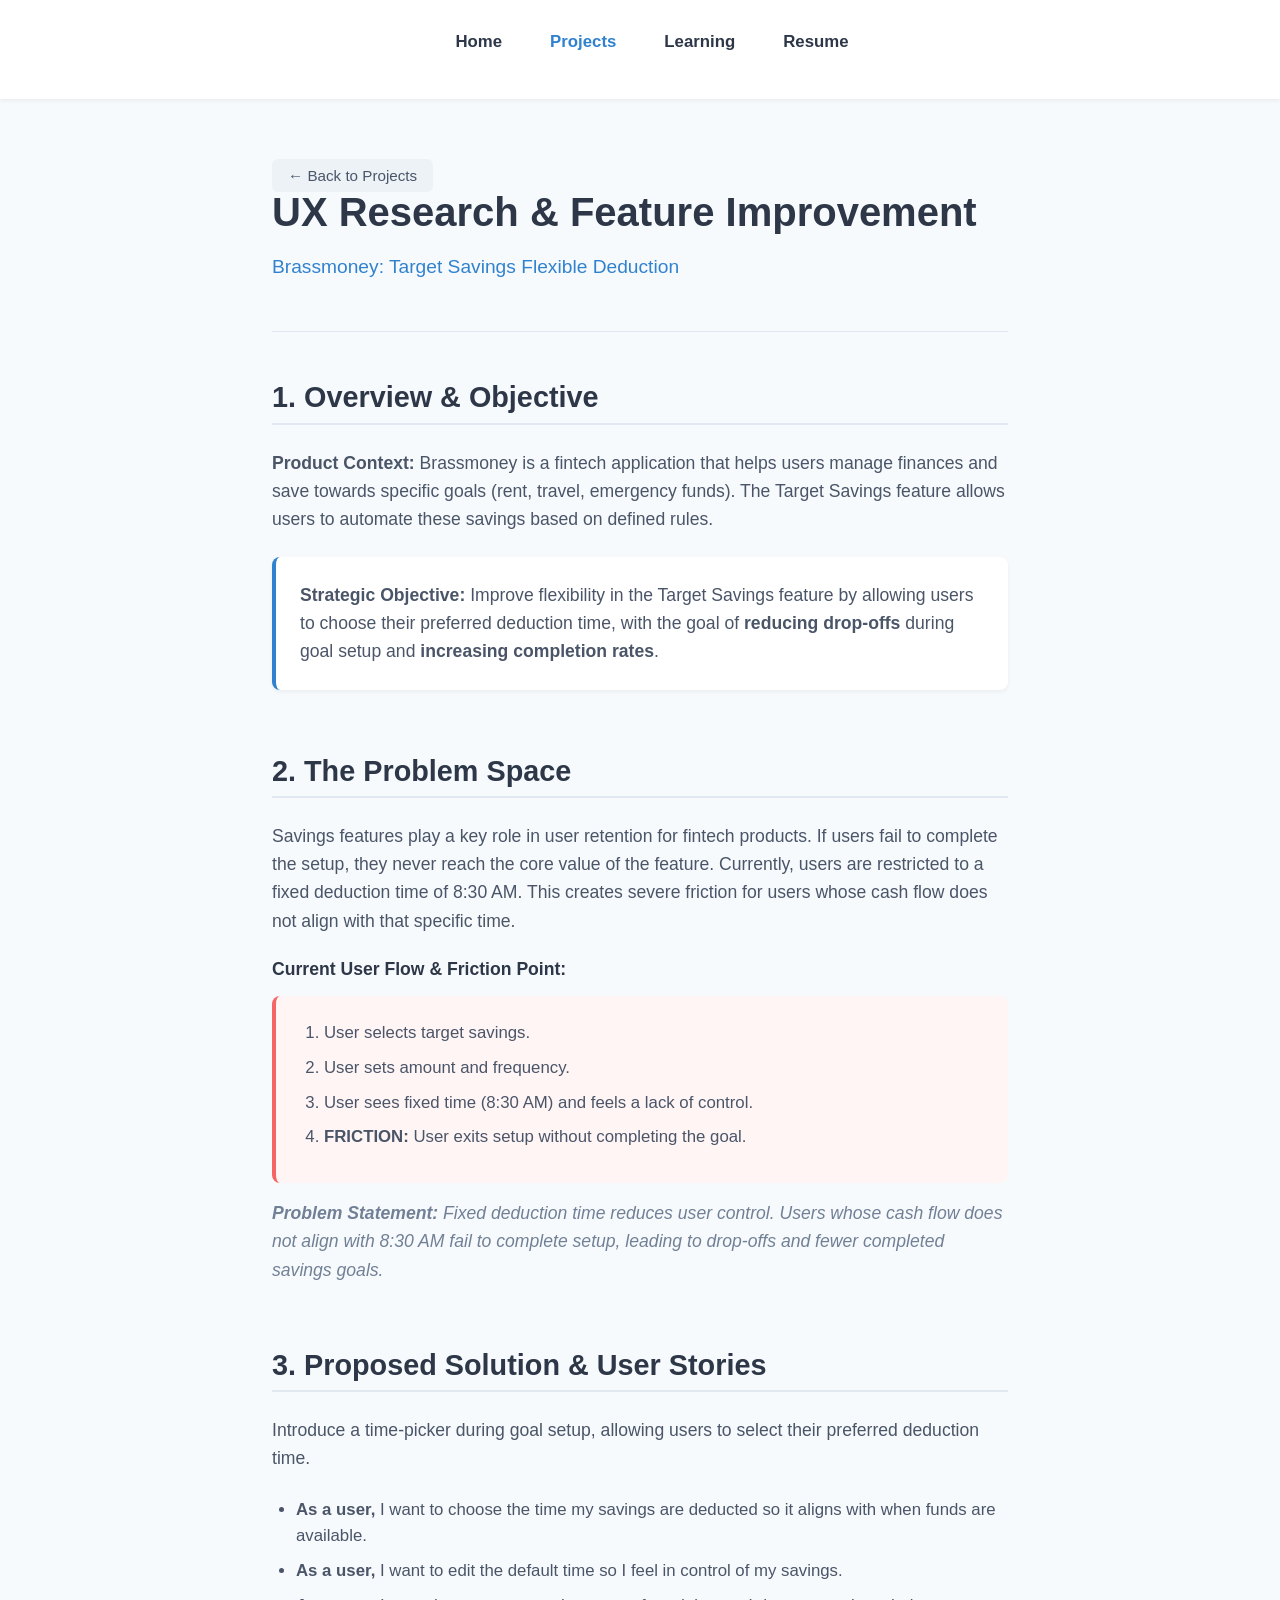
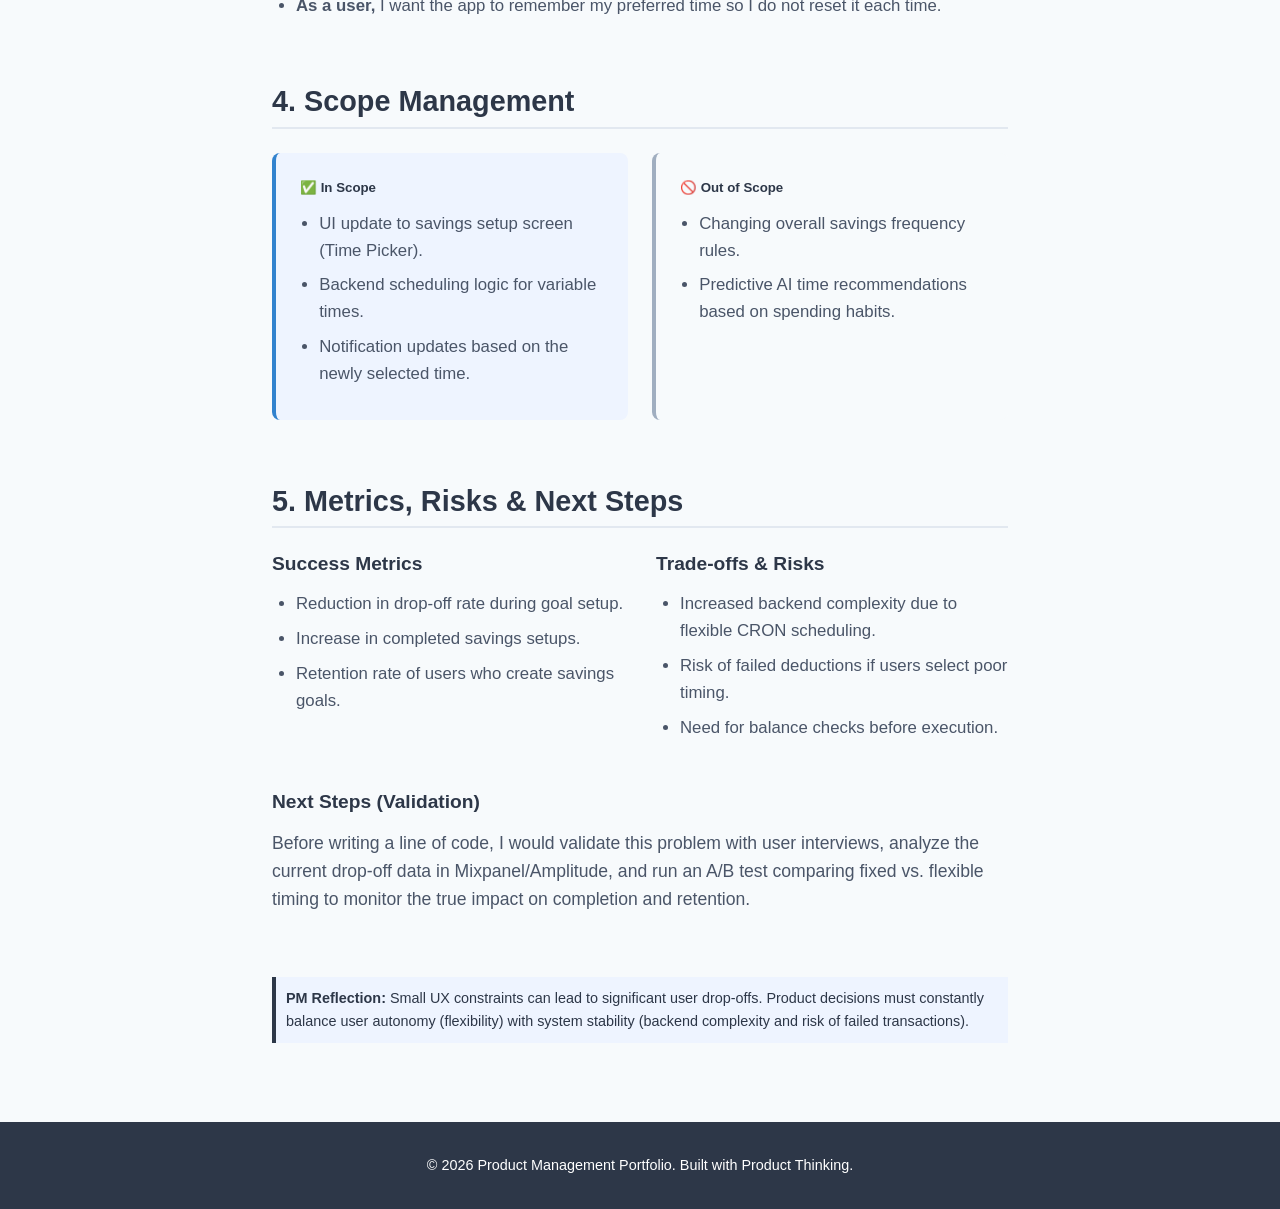
<file: research-brassmoney.html>
<!DOCTYPE html>
<html lang="en">
<head>
    <meta charset="UTF-8">
    <meta name="viewport" content="width=device-width, initial-scale=1.0">
    <title>Brassmoney UX Research | PM Portfolio</title>
    <link rel="stylesheet" href="style.css"> 
</head>
<body>

    <header>
        <nav>
            <ul>
                <li><a href="index.html">Home</a></li>
                <li><a href="projects.html" style="color: var(--accent-color);">Projects</a></li>
                <li><a href="learning.html">Learning</a></li>
                <li><a href="resume.html">Resume</a></li>
            </ul>
        </nav>
    </header>

    <main>
        <a href="projects.html" class="secondary-button" style="margin-bottom: 2.5rem;">← Back to Projects</a>

        <h1>UX Research & Feature Improvement</h1>
        <p style="font-size: 1.2rem; color: var(--accent-color); margin-bottom: 2rem;">Brassmoney: Target Savings Flexible Deduction</p>
        
        <hr>

        <section>
            <h2>1. Overview & Objective</h2>
            <p><strong>Product Context:</strong> Brassmoney is a fintech application that helps users manage finances and save towards specific goals (rent, travel, emergency funds). The Target Savings feature allows users to automate these savings based on defined rules.</p>
            <div style="background: var(--white); padding: 1.5rem; border-left: 4px solid var(--accent-color); box-shadow: 0 2px 4px rgba(0,0,0,0.05); border-radius: 8px; margin-top: 1rem;">
                <p style="margin-bottom: 0;"><strong>Strategic Objective:</strong> Improve flexibility in the Target Savings feature by allowing users to choose their preferred deduction time, with the goal of <strong>reducing drop-offs</strong> during goal setup and <strong>increasing completion rates</strong>.</p>
            </div>
        </section>

        <section>
            <h2>2. The Problem Space</h2>
            <p>Savings features play a key role in user retention for fintech products. If users fail to complete the setup, they never reach the core value of the feature. Currently, users are restricted to a fixed deduction time of 8:30 AM. This creates severe friction for users whose cash flow does not align with that specific time.</p>
            
            <h3 style="font-size: 1.1rem; margin-top: 1.5rem;">Current User Flow & Friction Point:</h3>
            <div style="background: #FFF5F5; padding: 1.5rem; border-radius: 8px; border-left: 4px solid #F56565;">
                <ol style="margin-bottom: 0; color: var(--text-color);">
                    <li>User selects target savings.</li>
                    <li>User sets amount and frequency.</li>
                    <li>User sees fixed time (8:30 AM) and feels a lack of control.</li>
                    <li><strong>FRICTION:</strong> User exits setup without completing the goal.</li>
                </ol>
            </div>
            <p style="margin-top: 1rem; font-style: italic; color: #718096;"><strong>Problem Statement:</strong> Fixed deduction time reduces user control. Users whose cash flow does not align with 8:30 AM fail to complete setup, leading to drop-offs and fewer completed savings goals.</p>
        </section>

        <section>
            <h2>3. Proposed Solution & User Stories</h2>
            <p>Introduce a time-picker during goal setup, allowing users to select their preferred deduction time.</p>
            <ul>
                <li><strong>As a user,</strong> I want to choose the time my savings are deducted so it aligns with when funds are available.</li>
                <li><strong>As a user,</strong> I want to edit the default time so I feel in control of my savings.</li>
                <li><strong>As a user,</strong> I want the app to remember my preferred time so I do not reset it each time.</li>
            </ul>
        </section>

        <section>
            <h2>4. Scope Management</h2>
            <div style="display: flex; gap: 1.5rem; margin-top: 1.5rem; flex-wrap: wrap;">
                <div style="flex: 1; min-width: 250px; background: #eef4ff; padding: 1.5rem; border-radius: 8px; border-left: 4px solid var(--accent-color);">
                    <h5 style="color: var(--primary-color); margin-bottom: 0.8rem;">✅ In Scope</h5>
                    <ul style="margin-left: 1.2rem; font-size: 0.95rem; color: var(--text-color); margin-bottom: 0;">
                        <li>UI update to savings setup screen (Time Picker).</li>
                        <li>Backend scheduling logic for variable times.</li>
                        <li>Notification updates based on the newly selected time.</li>
                    </ul>
                </div>

                <div style="flex: 1; min-width: 250px; background: #F7FAFC; padding: 1.5rem; border-radius: 8px; border-left: 4px solid #A0AEC0;">
                    <h5 style="color: var(--primary-color); margin-bottom: 0.8rem;">🚫 Out of Scope</h5>
                    <ul style="margin-left: 1.2rem; font-size: 0.95rem; color: var(--text-color); margin-bottom: 0;">
                        <li>Changing overall savings frequency rules.</li>
                        <li>Predictive AI time recommendations based on spending habits.</li>
                    </ul>
                </div>
            </div>
        </section>

        <section>
            <h2>5. Metrics, Risks & Next Steps</h2>
            
            <div style="display: flex; gap: 2rem; flex-wrap: wrap;">
                <div style="flex: 1; min-width: 300px;">
                    <h3 style="font-size: 1.2rem;">Success Metrics</h3>
                    <ul>
                        <li>Reduction in drop-off rate during goal setup.</li>
                        <li>Increase in completed savings setups.</li>
                        <li>Retention rate of users who create savings goals.</li>
                    </ul>
                </div>
                <div style="flex: 1; min-width: 300px;">
                    <h3 style="font-size: 1.2rem;">Trade-offs & Risks</h3>
                    <ul>
                        <li>Increased backend complexity due to flexible CRON scheduling.</li>
                        <li>Risk of failed deductions if users select poor timing.</li>
                        <li>Need for balance checks before execution.</li>
                    </ul>
                </div>
            </div>

            <h3 style="font-size: 1.2rem; margin-top: 1.5rem;">Next Steps (Validation)</h3>
            <p>Before writing a line of code, I would validate this problem with user interviews, analyze the current drop-off data in Mixpanel/Amplitude, and run an A/B test comparing fixed vs. flexible timing to monitor the true impact on completion and retention.</p>
        </section>

        <div class="pm-takeaway">
            <strong>PM Reflection:</strong> Small UX constraints can lead to significant user drop-offs. Product decisions must constantly balance user autonomy (flexibility) with system stability (backend complexity and risk of failed transactions).
        </div>

    </main>

    <footer>
        <p>&copy; <span id="currentYear"></span> Product Management Portfolio. Built with Product Thinking.</p>
        <script>
            document.getElementById("currentYear").textContent = new Date().getFullYear();
        </script>
    </footer>

</body>
</html>
</file>
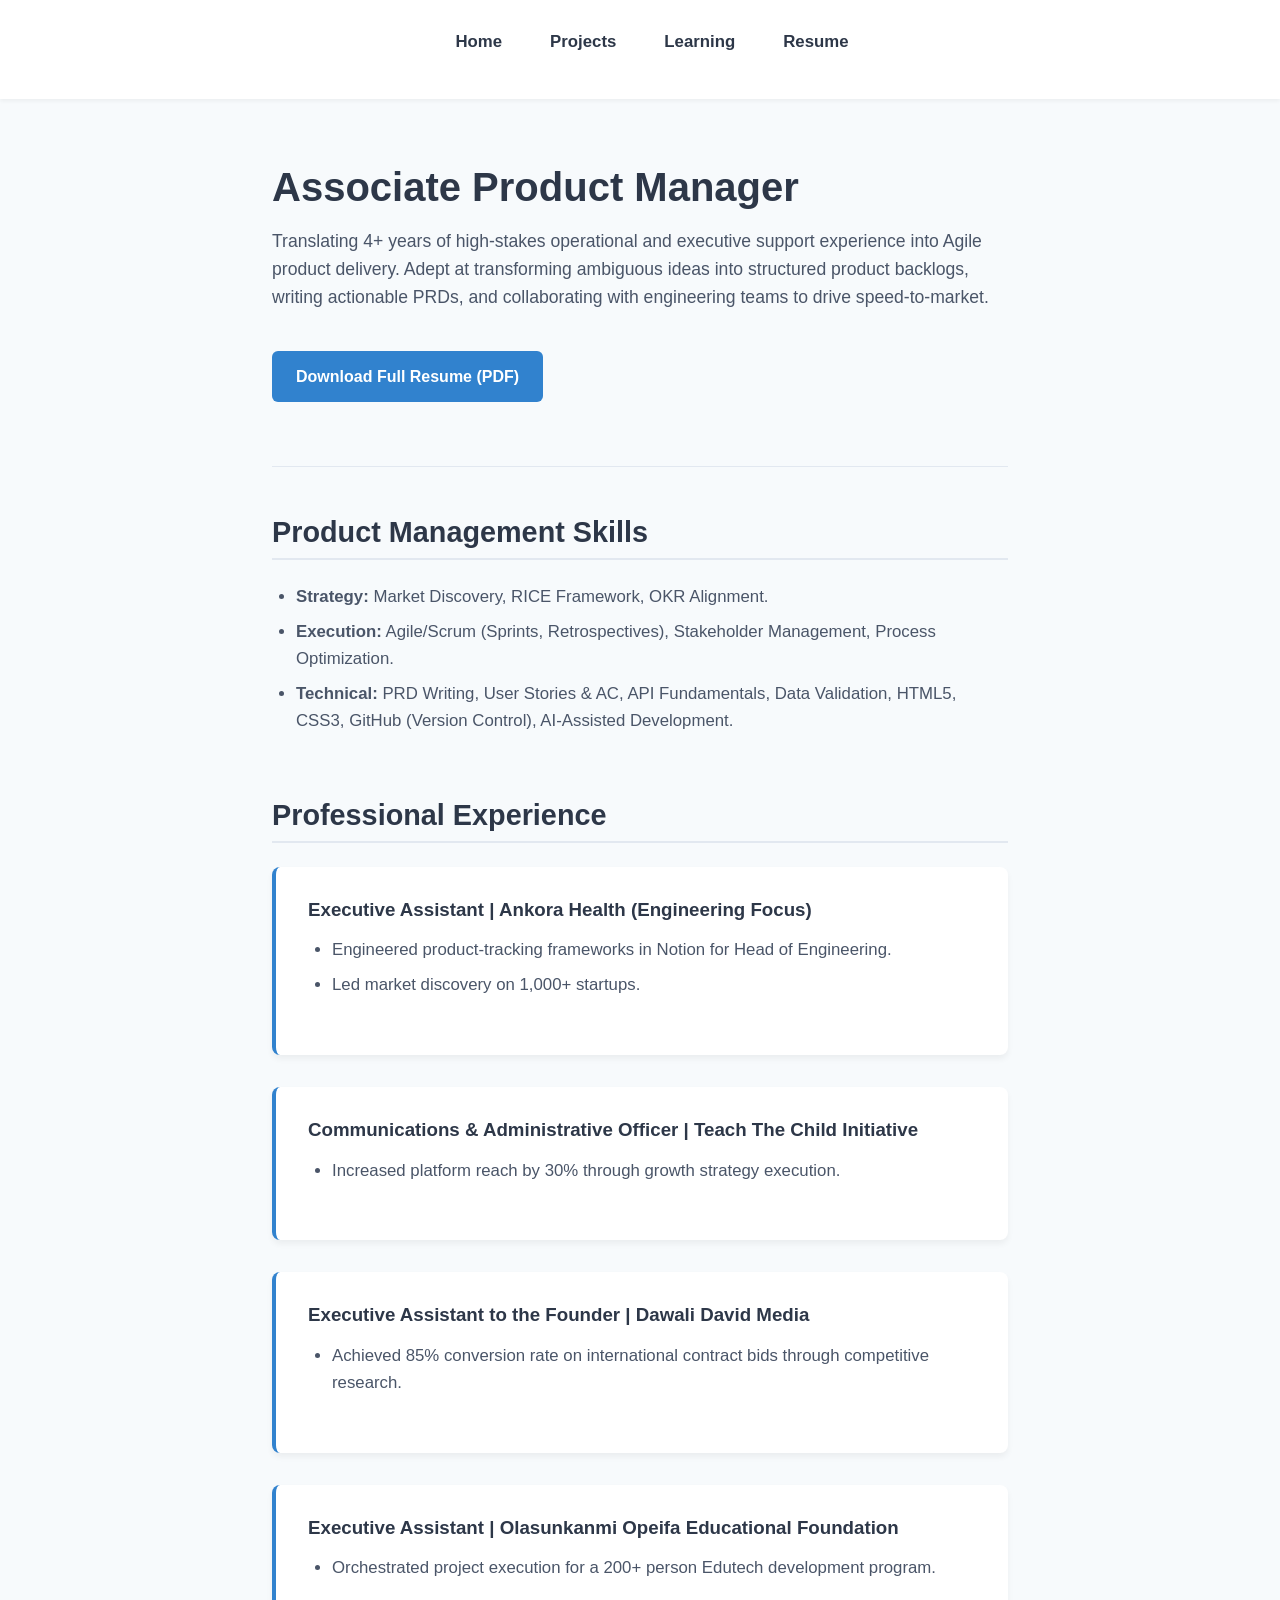
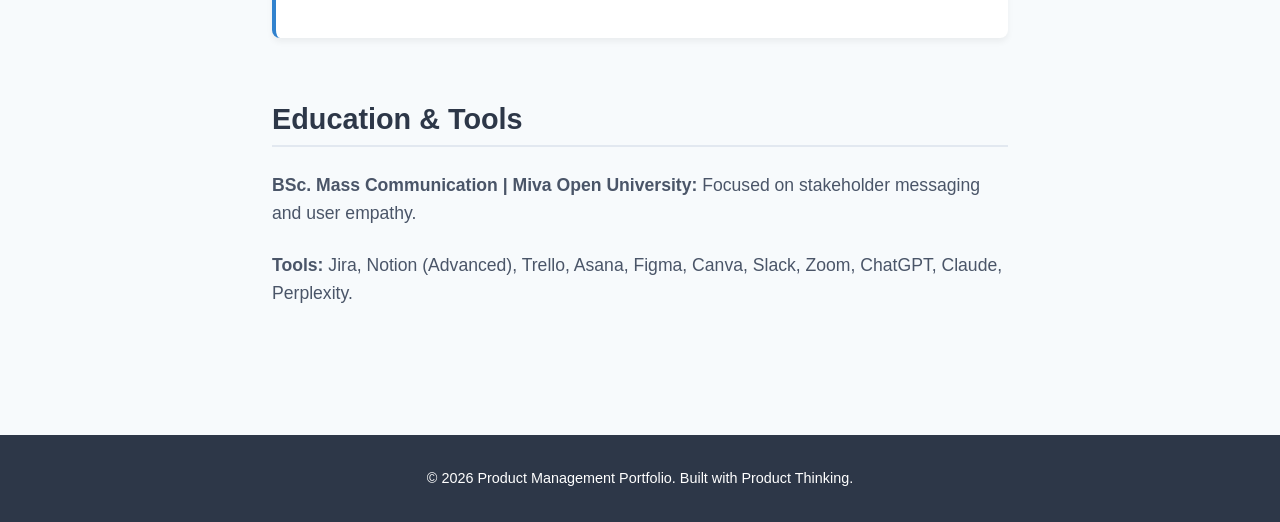
<file: resume.html>
<!DOCTYPE html>
<html lang="en">
<head>
    <meta charset="UTF-8">
    <meta name="viewport" content="width=device-width, initial-scale=1.0">
    <title>Resume | PM Portfolio</title>
    <link rel="stylesheet" href="style.css">
</head>
<body>

    <header>
        <nav>
            <ul>
                <li><a href="index.html">Home</a></li>
                <li><a href="projects.html">Projects</a></li>
                <li><a href="learning.html">Learning</a></li> <li><a href="resume.html">Resume</a></li>
            </ul>
        </nav>
    </header>

    <main>
        <section id="resume-header">
            <h1>Associate Product Manager</h1>
            <p>Translating 4+ years of high-stakes operational and executive support experience into Agile product delivery. Adept at transforming ambiguous ideas into structured product backlogs, writing actionable PRDs, and collaborating with engineering teams to drive speed-to-market.</p>
            <a href="Precious_Chuckson_Resume.pdf" download class="button">Download Full Resume (PDF)</a>
        </section>

        <hr>

        <section id="skills">
            <h2>Product Management Skills</h2>
            <ul>
                <li><strong>Strategy:</strong> Market Discovery, RICE Framework, OKR Alignment.</li>
                <li><strong>Execution:</strong> Agile/Scrum (Sprints, Retrospectives), Stakeholder Management, Process Optimization.</li>
                <li><strong>Technical:</strong> PRD Writing, User Stories & AC, API Fundamentals, Data Validation, HTML5, CSS3, GitHub (Version Control), AI-Assisted Development.</li>
            </ul>
        </section>

        <section id="experience">
            <h2>Professional Experience</h2>
            
            <article>
                <h3>Executive Assistant | Ankora Health (Engineering Focus)</h3>
                <ul>
                    <li>Engineered product-tracking frameworks in Notion for Head of Engineering.</li>
                    <li>Led market discovery on 1,000+ startups.</li>
                </ul>
            </article>

            <article>
                <h3>Communications & Administrative Officer | Teach The Child Initiative</h3>
                <ul>
                    <li>Increased platform reach by 30% through growth strategy execution.</li>
                </ul>
            </article>

            <article>
                <h3>Executive Assistant to the Founder | Dawali David Media</h3>
                <ul>
                    <li>Achieved 85% conversion rate on international contract bids through competitive research.</li>
                </ul>
            </article>

            <article>
                <h3>Executive Assistant | Olasunkanmi Opeifa Educational Foundation</h3>
                <ul>
                    <li>Orchestrated project execution for a 200+ person Edutech development program.</li>
                </ul>
            </article>
        </section>

        <section id="education-tools">
            <h2>Education & Tools</h2>
            <p><strong>BSc. Mass Communication | Miva Open University:</strong> Focused on stakeholder messaging and user empathy.</p>
            <p><strong>Tools:</strong> Jira, Notion (Advanced), Trello, Asana, Figma, Canva, Slack, Zoom, ChatGPT, Claude, Perplexity.</p>
        </section>
    </main>

    <footer>
        <p>&copy; <span id="currentYear"></span> Product Management Portfolio. Built with Product Thinking.</p>
        
        <script>
            document.getElementById("currentYear").textContent = new Date().getFullYear();
        </script>
    </footer>

</body>
</html>
</file>
<file: style.css>
/* --- GLOBAL VARIABLES (Your Brand Colors) --- */
:root {
    --primary-color: #2D3748; /* Deep professional slate */
    --accent-color: #3182CE; /* Tech-focused blue for CTAs */
    --bg-color: #F7FAFC; /* Clean off-white background */
    --text-color: #4A5568; /* Highly readable dark gray */
    --white: #FFFFFF;
}

/* --- RESET & FOUNDATION --- */
* {
    margin: 0;
    padding: 0;
    box-sizing: border-box;
}

body {
    font-family: -apple-system, BlinkMacSystemFont, "Segoe UI", Roboto, Helvetica, Arial, sans-serif;
    background-color: var(--bg-color);
    color: var(--text-color);
    line-height: 1.6;
    display: flex;
    flex-direction: column;
    min-height: 100vh;
}

/* --- NAVIGATION --- */
header {
    background-color: var(--white);
    box-shadow: 0 2px 4px rgba(0,0,0,0.05);
    position: sticky;
    top: 0;
    z-index: 100;
}

nav ul {
    display: flex;
    justify-content: center;
    align-items: center; /* Forces perfect vertical centering */
    list-style: none;
    padding: 1.8rem 1.5rem 1.2rem 1.5rem; /* Top padding is slightly larger to nudge it down */
}

nav ul li {
    margin: 0 1.5rem;
}

nav ul li a {
    text-decoration: none;
    color: var(--primary-color);
    font-weight: 600;
    transition: color 0.3s ease;
}

nav ul li a:hover {
    color: var(--accent-color);
}

/* --- MAIN LAYOUT & TYPOGRAPHY --- */
main {
    max-width: 800px;
    margin: 0 auto;
    padding: 4rem 2rem;
    flex: 1; /* Pushes footer to the bottom */
}

section {
    margin-bottom: 4rem;
}

h1, h2, h3 {
    color: var(--primary-color);
    margin-bottom: 1rem;
    line-height: 1.2;
}

h1 {
    font-size: 2.5rem;
}

h2 {
    font-size: 1.8rem;
    border-bottom: 2px solid #E2E8F0;
    padding-bottom: 0.5rem;
    margin-bottom: 1.5rem;
}

p {
    margin-bottom: 1.5rem;
    font-size: 1.1rem;
}

/* --- HERO SECTION WITH PHOTO --- */
.hero-content {
    display: flex;
    align-items: center;
    gap: 3rem; /* Creates breathing room between photo and text */
}

.hero-text {
    display: flex;
    flex-direction: column; /* Stacks the name, title, and buttons vertically */
}

.hero-text h1 {
    font-size: 3.2rem; /* Dominant, confident name */
    font-weight: 800;
    margin-bottom: 0.2rem; /* Pulls the title closer to the name */
    line-height: 1.1;
    letter-spacing: -1px; /* Gives it a modern tech feel */
}

.hero-title {
    font-size: 1.4rem;
    color: var(--accent-color); /* Uses your brand blue to balance the dark name */
    font-weight: 600;
    margin-bottom: 1.5rem;
}

.profile-photo {
    width: 190px;
    height: 190px;
    border-radius: 50%; 
    object-fit: cover; 
    border: 4px solid var(--white);
    box-shadow: 0 4px 15px rgba(0,0,0,0.08);
    flex-shrink: 0; 
}

/* --- MOBILE RESPONSIVENESS --- */
@media (max-width: 600px) {
    .hero-content {
        flex-direction: column; 
        text-align: center;
        gap: 1.5rem;
    }
    
    .hero-text h1 {
        font-size: 2.4rem; /* Scales down name for phones */
    }

    .hero-title {
        font-size: 1.2rem; /* Scales down title for phones */
    }

    .cta-buttons a {
        margin: 0.5rem; 
    }

    nav ul {
        padding: 2.2rem 0 0.5rem 0; 
        flex-wrap: wrap; 
    }

    nav ul li {
        margin: 0 0.6rem; 
    }

    nav ul li a {
        font-size: 0.9rem; 
    }
}

/* --- BUTTONS & CALLS TO ACTION --- */
.cta-buttons a, .button, article a {
    display: inline-block;
    background-color: var(--accent-color);
    color: var(--white);
    padding: 0.8rem 1.5rem;
    text-decoration: none;
    border-radius: 6px;
    font-weight: bold;
    margin-right: 1rem;
    margin-top: 1rem;
    transition: background-color 0.3s ease, transform 0.2s ease;
}

.cta-buttons a:hover, .button:hover, article a:hover {
    background-color: #2B6CB0;
    transform: translateY(-2px);
}

/* --- CONTENT CARDS (Projects & Resume) --- */
article {
    background: var(--white);
    padding: 2rem;
    border-radius: 8px;
    box-shadow: 0 4px 6px rgba(0,0,0,0.05);
    margin-bottom: 2rem;
    border-left: 4px solid var(--accent-color);
}

hr {
    border: 0;
    height: 1px;
    background: #E2E8F0;
    margin: 3rem 0;
}

ul, ol {
    margin-left: 1.5rem;
    margin-bottom: 1.5rem;
}

li {
    margin-bottom: 0.5rem;
    font-size: 1.05rem;
}

/* --- FOOTER --- */
footer {
    text-align: center;
    padding: 2rem;
    background-color: var(--primary-color);
    color: var(--white);
}

footer p {
    margin: 0;
    font-size: 0.9rem;
}

/* --- SECONDARY BUTTONS (Contact Section) --- */
.contact-buttons {
    display: flex;
    gap: 1rem; /* Creates even spacing between the buttons */
    flex-wrap: wrap; /* Ensures they stack neatly on small phone screens */
    margin-top: 1.5rem;
}

.secondary-button {
    background-color: #EDF2F7; /* A very light, subtle gray-blue */
    color: var(--text-color); /* Matches your sub-text perfectly */
    padding: 0.5rem 1rem; /* Smaller frame size than your primary buttons */
    text-decoration: none; /* Removes the tacky underline */
    border-radius: 6px;
    font-weight: 500;
    font-size: 0.95rem; /* Slightly smaller text */
    transition: background-color 0.2s ease, transform 0.2s ease;
}

.secondary-button:hover {
    background-color: #E2E8F0; /* Slightly darker on hover for a tactile feel */
    transform: translateY(-2px); /* Keeps the same subtle "lift" as your other buttons */
}

.blog-section {
    margin-top: 50px;
    padding-top: 20px;
    border-top: 1px solid #eee;
}

.blog-card {
    background: #f9f9f9; /* Lighter background to distinguish from main projects */
    padding: 25px;
    border-radius: 12px;
    margin-bottom: 20px;
}

.pm-takeaway {
    font-size: 0.9rem;
    color: var(--primary-color);
    margin: 15px 0;
    padding: 10px;
    background: #eef4ff;
    border-left: 4px solid var(--primary-color);
}
</file>
